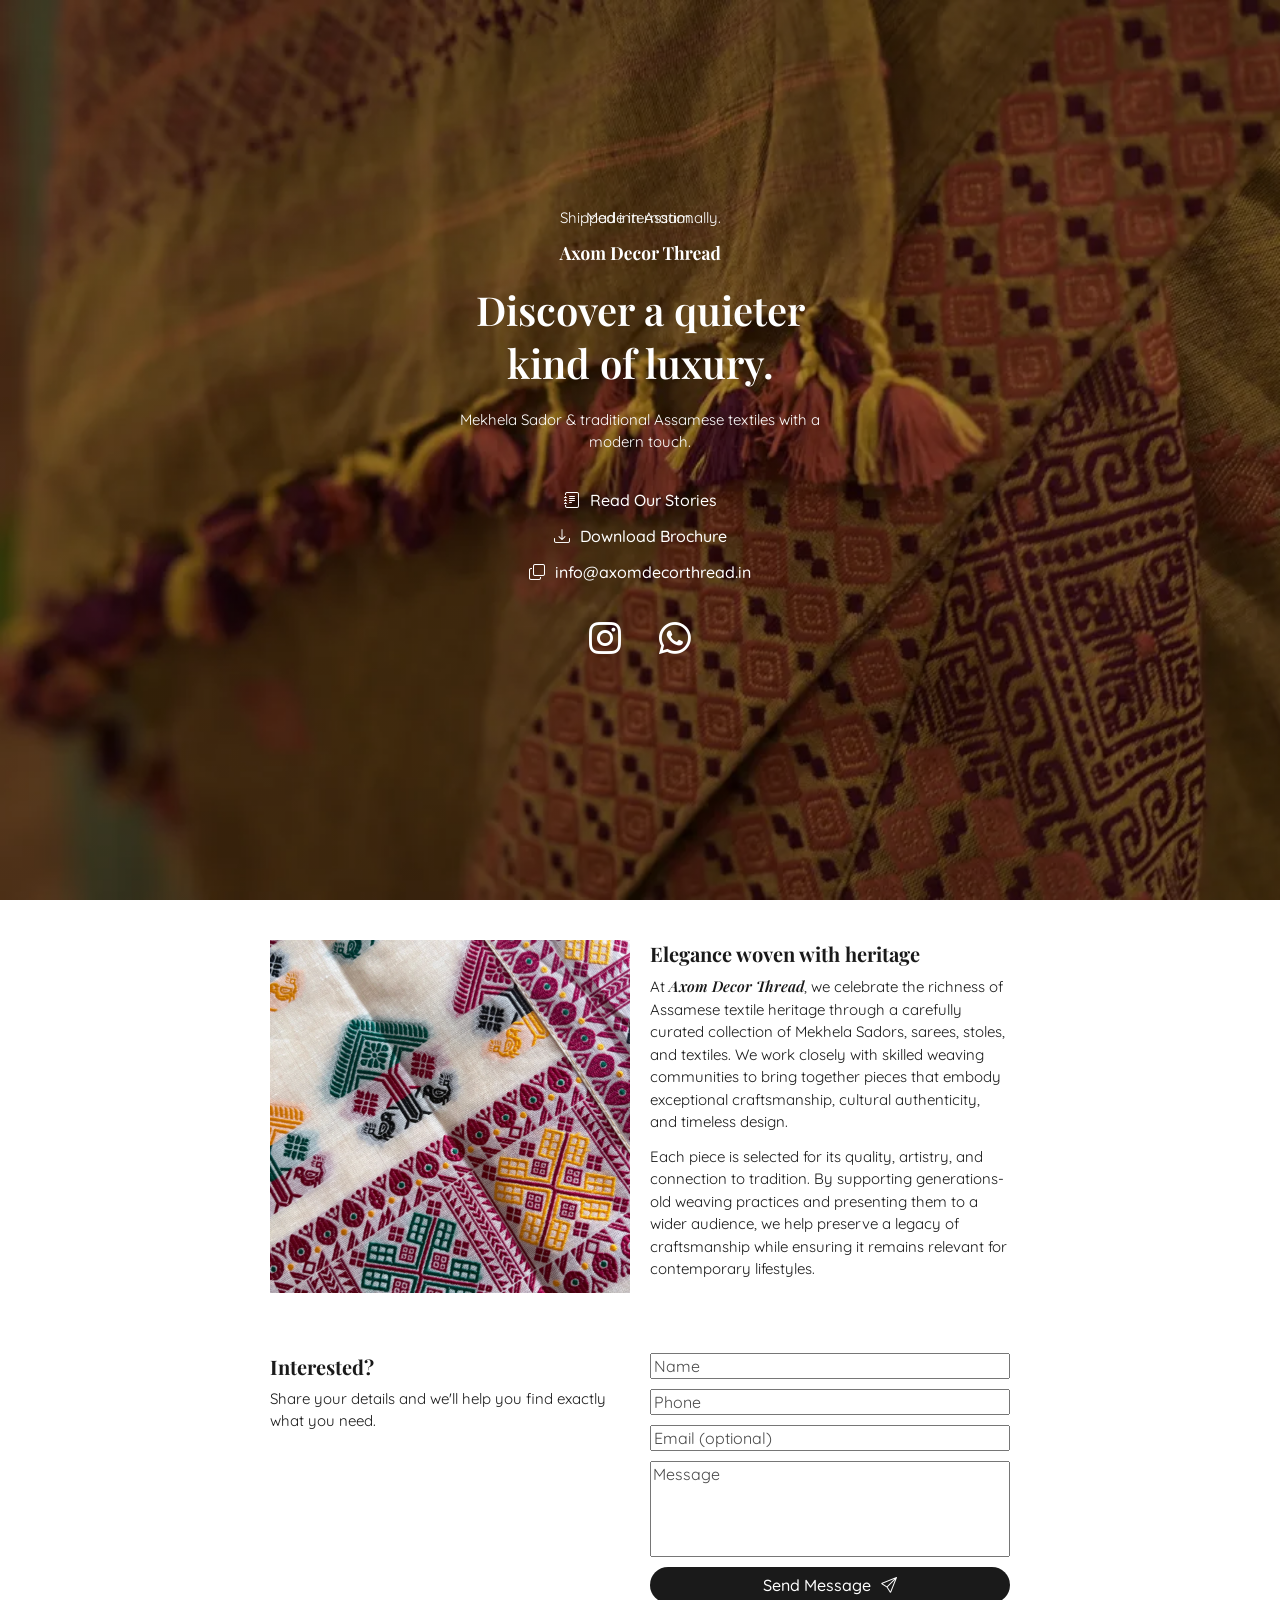
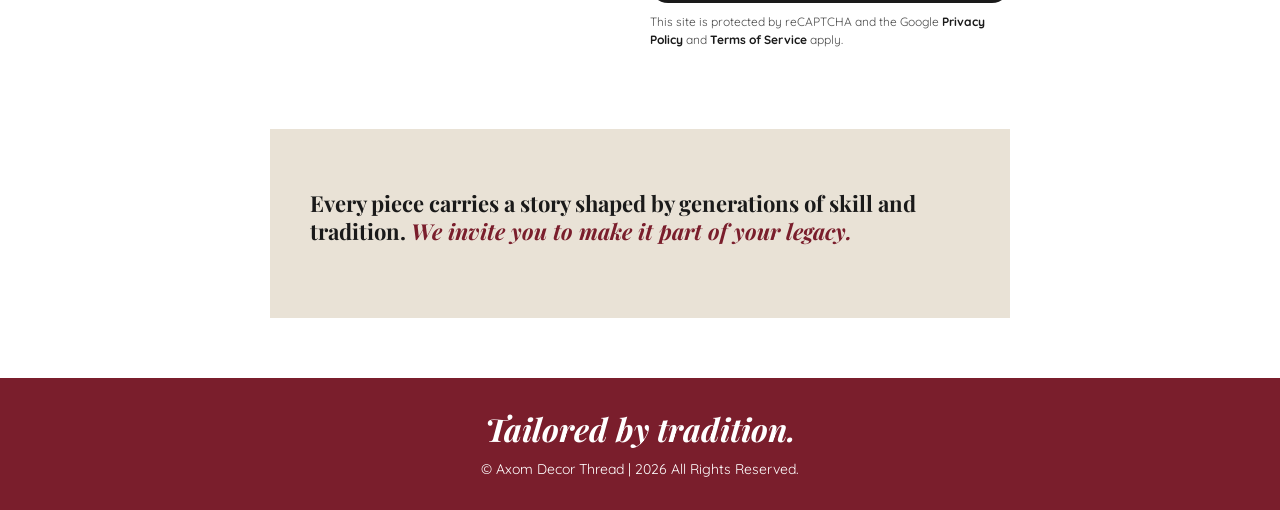
<file: index.html>
<!DOCTYPE html>

<html class="scroll-smooth" lang="en">
	<head>
		<meta charset="utf-8"/>
		<meta content="width=device-width, initial-scale=1.0" name="viewport"/>

		<script>
			const RECAPTCHA_SITE_KEY = "6LcN6w4tAAAAALLkk3yccpY9EYoZFaCVddjBYTQR";
			const script = document.createElement("script");
			script.src = `https://www.google.com/recaptcha/api.js?render=${RECAPTCHA_SITE_KEY}`;
			document.head.appendChild(script);
		</script>
		
		<link rel="icon" href="./res/img/axomdecorthread-favicon.svg" type="image/svg+xml">
		
		<title>Axom Decor Thread — Mekhela Sadors & Assamese Textiles</title>
		
		<meta name="description" content="Axom Decor Thread — Mekhela Sadors & Assamese textiles with a modern touch. Shipped internationally." />
		
		<meta name="google-site-verification" content="c9QipyT2snQQmOyDMDHAlKE2pr1RWguD09pYlTJsoWY" />
		
		<meta name="geo.region" content="IN-AS" />
		<meta name="geo.placename" content="Assam, India" />
		
		<meta property="og:image" content="https://www.axomdecorthread.in/res/img/hero-01.webp" />
		<meta property="og:image:width" content="1200">
		<meta property="og:image:height" content="798">
		<meta property="og:image:type" content="image/webp">
		<meta property="og:image:alt" content="Axom Decor Thread">

		<meta property="og:title" content="Axom Decor Thread — Mekhela Sadors & Assamese Textiles" />
		<meta property="og:description" content="Mekhela Sadors & Assamese textiles with a modern touch. Shipped internationally." />
		<meta property="og:url" content="https://www.axomdecorthread.in/" />
		<meta property="og:type" content="website" />

		<link rel="canonical" href="https://www.axomdecorthread.in/" />
		
		<link rel="stylesheet" href="styles.css">
		<link rel="stylesheet" href="https://cdn.jsdelivr.net/npm/bootstrap-icons@1.11.3/font/bootstrap-icons.min.css">
	</head>

	<body>
		<div id="view">
			<div id="banner">
				<div id="header">
					<div class="ticker">
						<div class="ticker-inner">
							<div class="ticker-item"><p>Made in Assam.</p></div>
							<div class="ticker-item"><p>Shipped internationally.</p></div>
						</div>
					</div>
					
					<img src="./res/img/logo.svg" alt="Axom Decor Thread" class="logo">

					<h1>Discover a quieter kind of luxury.</h1>
					
					<p>
						Mekhela Sador & traditional Assamese textiles with a modern touch.
					</p>
				</div>

				<div id="wide-buttons">
					<a href="./blog.html" class="wide-button">
						<i class="bi bi-journal-text"></i>
						Read Our Stories
					</a>

					<a href="./res/docs/brochure-2026-06-06.pdf" target="_blank" class="wide-button">
						<i class="bi bi-download"></i>
						Download Brochure
					</a>
					
					<button id="copyEmail" class="wide-button">
						<i class="bi bi-copy"></i>
						info@axomdecorthread.in
					</button>
				</div>

				<div id="socials">
					<div class="icons">
						<a href="https://www.instagram.com/axomdecorthread/" target="_blank" rel="noopener noreferrer" class="icon">
							<i class="bi bi-instagram"></i>
						</a>
						
						<a href="https://wa.me/919825098562" target="_blank" rel="noopener noreferrer" class="icon">
							<i class="bi bi-whatsapp"></i>
						</a>
					</div>
				</div>
			</div>

			<section id="intro" class="w2 m1-parent">
				<div id="productsSnapshot" class="m1">
				</div>

				<div class="m1">
					<h2>
						Elegance woven with heritage
					</h2>
	
					<p>
						At <span class="brand-name">Axom Decor Thread</span>, we celebrate the richness of Assamese textile heritage through a carefully curated collection of Mekhela Sadors, sarees, stoles, and textiles. We work closely with skilled weaving communities to bring together pieces that embody exceptional craftsmanship, cultural authenticity, and timeless design.
					</p>
	
					<p>
						Each piece is selected for its quality, artistry, and connection to tradition. By supporting generations-old weaving practices and presenting them to a wider audience, we help preserve a legacy of craftsmanship while ensuring it remains relevant for contemporary lifestyles.
					</p>
				</div>
			</section>

			<section id="contact" class="w2">
				<div id="contactUs" class="m1-parent">
					<div class="m1">
						<h2>
							Interested?
						</h2>
						<p>
							Share your details and we'll help you find exactly what you need.
						</p>
					</div>

					<div>
						<form id="contactForm" class="m1">
							<input type="text" name="name" placeholder="Name" required />
							<input type="tel"  name="phone" placeholder="Phone"  pattern="[0-9+\-\s]{7,15}" required />
							<input type="email" name="email" placeholder="Email (optional)" />
							<textarea name="message" placeholder="Message" required></textarea>
							<button type="submit">
								Send Message
								<i class="bi bi-send"></i>
							</button>
							<p class="tos">
								This site is protected by reCAPTCHA and the Google
								<a href="https://policies.google.com/privacy">Privacy Policy</a> and
								<a href="https://policies.google.com/terms">Terms of Service</a> apply.
							</p>
						</form>
	
						<div id="contactFormSubmitted" class="m1">
							<p>
								<i class="bi bi-check-circle-fill"></i>
								Thank you for reaching out. We will get back to you soon!
							</p>
						</div>
					</div>
				</div>
			</section>

			<section id="philosophy" class="w2">
				<p>
					Every piece carries a story shaped by generations of skill and tradition. <span class="special">We invite you to make it part of your legacy.</span>
				</p>
			</section>
			

			<div id="footer">
				<p class="special">
					Tailored by tradition.
				</p>

				<p>
					© Axom Decor Thread | 2026 All Rights Reserved.
				</p>
			</div>
		</div>

		

		<script>
			document.getElementById("contactForm").addEventListener("submit", async function (e) {
				e.preventDefault();

				const formBtn = this.querySelector("button");
				const originalHTML = formBtn.innerHTML;
				formBtn.disabled = true;
				formBtn.innerText = "Submitting...";

				try {
					const token = await grecaptcha.execute(RECAPTCHA_SITE_KEY, { action: "contact_form" });
					
					const formData = {
						name:    this.name.value,
						phone:   this.phone.value,
						email:   this.email.value,
						message: this.message.value,
						recaptchaToken: token
					};
					
					const response = await fetch("https://script.google.com/macros/s/AKfycbz1hxCmYohEThVPPsAcWCQeM3pKsMKuhdQVNbCmNbw3QtSwLmBcmrdDwe7w6xgu8p1N/exec", {
						method: "POST",
						body: JSON.stringify(formData)
					});
					
					const result = await response.json();
					
					if (result.result === "success") {
						document.getElementById("contactForm").style.display = "none";
						document.getElementById("contactFormSubmitted").style.display = "block";
					} else {
						alert(result.message || "Submission failed. Please try again.");
					}
				} catch (err) {
					alert("Something went wrong. Please try again.");
				} finally {
					formBtn.disabled = false;
					formBtn.innerHTML = originalHTML;
				}
			});
		</script>

		<script>
			document.getElementById("copyEmail").addEventListener("click", async function () {
				try {
					await navigator.clipboard.writeText(this.textContent.trim());
					alert("Email copied!");
				} catch(err) {
					console.error("Failed to copy:", err);
					alert("Copy failed");
				}
			});
		</script>

		<script>
			const slideData = [
				"./res/img/carousel/AA01.webp",
				"./res/img/carousel/AA02.webp",
				"./res/img/carousel/AB01.webp",
				"./res/img/carousel/AB02.webp",
				"./res/img/carousel/AC01.webp",
				"./res/img/carousel/AC02.webp"
			];

			const carousel = document.getElementById("productsSnapshot");
			const frag = document.createDocumentFragment();

			slideData.forEach(bg => {
				const div = document.createElement("div");
				div.className = "slide";
				div.style.backgroundImage = `url('${bg}')`;
				frag.appendChild(div);
			});

			carousel.appendChild(frag);

			const slides = carousel.querySelectorAll(".slide");
			slides[0].classList.add("active");

			let current = 0;
			setInterval(() => {
				slides[current].classList.remove("active");
				current = (current + 1) % slides.length;
				slides[current].classList.add("active");
			}, 2500);
		</script>

		<script type="application/ld+json">
			{
				"@context": "https://schema.org",
				"@type": "LocalBusiness",
				"name": "Axom Decor Thread",
				"description": "Handwoven Mekhela Sadors and traditional Assamese textiles.",
				"url": "https://www.axomdecorthread.in/",
				"email": "info@axomdecorthread.in",
				"telephone": "+91-98250-98562",
				"address": {
					"@type": "PostalAddress",
					"addressRegion": "Gujarat",
					"addressCountry": "IN"
				},
				"areaServed": ["Assam", "India", "Worldwide"],
				"sameAs": [
					"https://www.instagram.com/axomdecorthread/"
				]
			}
		</script>
	</body>
</html>
</file>
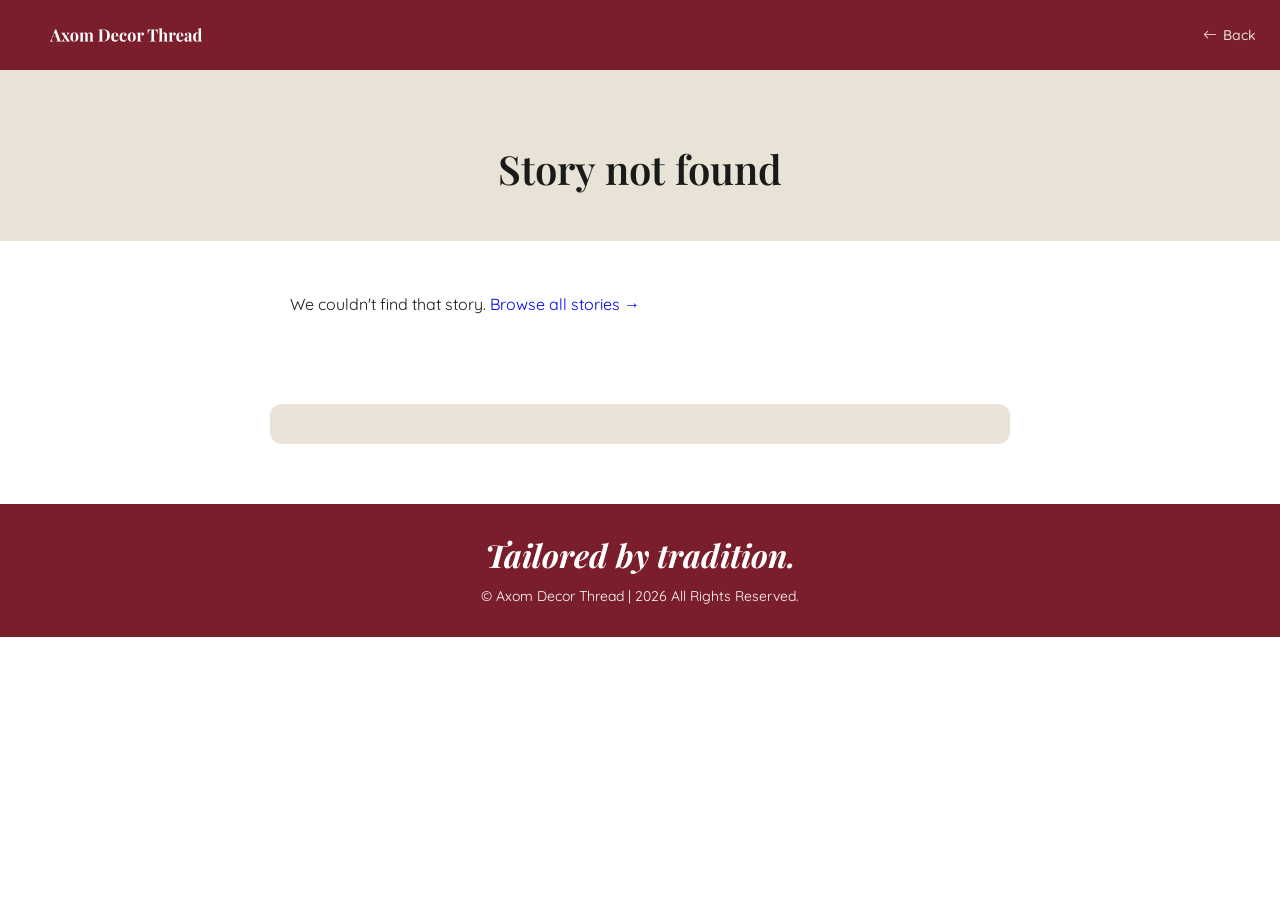
<file: blog-post.html>
<!DOCTYPE html>

<html class="scroll-smooth" lang="en">
	<head>
		<meta charset="utf-8"/>
		<meta content="width=device-width, initial-scale=1.0" name="viewport"/>

		<link rel="icon" href="./res/img/axomdecorthread-favicon.svg" type="image/svg+xml">

		<title id="pageTitle">Blog — Axom Decor Thread</title>

		<meta id="metaDesc" name="description" content="Stories about Assamese textiles from Axom Decor Thread." />

		<meta id="ogImage" property="og:image" content="https://www.axomdecorthread.in/res/img/hero-01.webp" />
		<meta property="og:image:width" content="1200">
		<meta property="og:image:height" content="798">
		<meta property="og:image:type" content="image/webp">
		<meta property="og:image:alt" content="Axom Decor Thread">

		<meta id="ogTitle" property="og:title" content="Blog — Axom Decor Thread" />
		<meta id="ogDesc" property="og:description" content="Stories about Assamese textiles from Axom Decor Thread." />
		<meta id="ogUrl" property="og:url" content="https://www.axomdecorthread.in/blog-post.html" />
		<meta property="og:type" content="article">

		<link rel="canonical" href="https://www.axomdecorthread.in/blog-post.html" id="canonicalLink">

		<link rel="stylesheet" href="styles.css">
		<link rel="stylesheet" href="https://cdn.jsdelivr.net/npm/bootstrap-icons@1.11.3/font/bootstrap-icons.min.css">
	</head>

	<body>
		<div id="view">
			<div id="siteNav">
				<a href="./index.html" class="brand"><img src="./res/img/logo.svg" alt="Axom Decor Thread" class="nav-logo"></a>
				<a href="./blog.html" class="back"><i class="bi bi-arrow-left"></i> Back</a>
			</div>

			<div id="postHero">
				<div class="post-meta" id="postMeta">Heritage &middot; Textiles</div>
				<h1 id="postTitle">Loading…</h1>
				<p class="subtitle" id="postSubtitle"></p>
				<p class="byline" id="postByline"></p>
			</div>

			<article id="postBody"></article>

			<div id="postFootnote">
				<p id="postFootnoteText"></p>
			</div>

			<div id="footer">
				<p class="special">
					Tailored by tradition.
				</p>

				<p>
					© Axom Decor Thread | 2026 All Rights Reserved.
				</p>
			</div>
		</div>

		<script>
			// ---------------------------------------------------------------
			// Blog post data. Add new posts here — each key is the "post"
			// query-string slug used in the URL, e.g. ?post=my-new-post
			// ---------------------------------------------------------------
			const posts = {
				"stories-hidden-in-assamese-clothes": {
					meta: "Heritage · Textiles",
					title: "The Stories Hidden in Assamese Clothes",
					subtitle: "A Mekhela Sador. A Gamosa. The unmistakable sheen of Muga silk. Behind these familiar forms is a much bigger story.",
					author: "Himadri Barua Choudhury",
					date: "28 Sep, 2026",
					description: "Assamese clothes are easy to recognise — a Mekhela Sador, a Gamosa, the sheen of Muga silk. Behind these familiar forms is a story of trade routes, royal courts, village looms and generations of women who turned thread into identity.",
					image: "./res/img/hero-01.webp",
					footnote: "The history of Assamese textiles is documented across textile studies, cultural research and heritage collections, including work on Muga and Eri practices, Assam's silk handloom industry, Assamese women's dress, Tai-Ahom clothing traditions and the wider textile traditions of Assam.",
					html: `
						<p class="lede">Assamese clothes are easy to recognise. A Mekhela Sador. A Gamosa. The unmistakable sheen of Muga silk.</p>
						<p>But behind these familiar forms is a much bigger story — one of trade routes, royal courts, village looms, changing kingdoms, community traditions and generations of women who turned thread into identity.</p>
						<p>And some of the most interesting parts of that story are hiding in plain sight.</p>

						<h2>The silk that grows golden</h2>
						<p>Muga silk is perhaps Assam's most famous textile.</p>
						<p>What makes it unusual is not simply its strength or texture. It has a naturally warm, golden sheen that becomes richer with age and use. Unlike many textiles that fade or wear out, Muga can develop an even deeper character over time.</p>
						<p>For centuries, it has been associated with Assam's cultural and social life — particularly ceremonial clothing.</p>
						<p>But Muga is only one part of Assam's silk tradition.</p>
						<p>There is also <strong>Eri</strong>, known for its soft, warm texture, and <strong>Pat</strong>, the smooth white silk traditionally valued for its fine appearance.</p>
						<p>Together, Muga, Eri and Pat form one of the defining foundations of Assamese weaving.</p>
						<hr>

						<h2>Before the boutique, there was the household loom</h2>
						<p>Assam's weaving tradition did not begin in fashion studios.</p>
						<p>It lived inside homes.</p>
						<p>For generations, weaving was part of everyday household life. A loom could be found in villages across Assam, and women played a central role in producing clothing for the family.</p>
						<p>This made clothing more than something bought and worn.</p>
						<p>It could be grown, spun, dyed, woven and finished within the community.</p>
						<p>A garment could therefore carry something surprisingly personal: the skill of the person who made it.</p>
						<hr>

						<h2>The Mekhela Sador wasn't just clothing</h2>
						<p>Today, the <strong>Mekhela Sador</strong> is one of the most recognisable forms of Assamese dress.</p>
						<p>But it is more than a standardised costume.</p>
						<p>Its forms, fabrics, colours and motifs have evolved through time and across communities.</p>
						<p>The Mekhela forms the lower portion of the ensemble, while the Sador is draped over the upper body. Different weaving traditions give the garments very different personalities — from understated everyday cottons to elaborate silk pieces with intricate borders.</p>
						<p>What looks like a simple silhouette can therefore tell you a lot about where a textile came from, who made it and when it might have been worn.</p>
						<hr>

						<h2>Silk, status and the royal court</h2>
						<p>Assam's silk traditions also have a connection with the Ahom period.</p>
						<p>The Ahoms ruled Assam for nearly six centuries, from the 13th century until the early 19th century. During this long period, weaving and textiles became closely connected with courtly life, ceremonial occasions and systems of patronage.</p>
						<p>Textiles were not simply commodities.</p>
						<p>They could signify status.</p>
						<p>Fine fabrics could be presented as gifts, used in ceremonies and associated with important occasions.</p>
						<p>The court therefore helped reinforce the importance of weaving — but the craft itself remained deeply rooted in village households.</p>
						<p>That combination is important.</p>
						<p>Assamese textile culture grew simultaneously from <strong>royal patronage and ordinary domestic weaving</strong>.</p>
						<hr>

						<h2>The Gamosa has a story of its own</h2>
						<p>The Gamosa may look deceptively simple: usually a rectangular piece of woven cloth, often white with a distinctive red border and motifs.</p>
						<p>But its cultural role is anything but simple.</p>
						<p>It appears in religious ceremonies, festivals, social occasions and everyday life. It can be offered as a gesture of respect, used in worship, worn or presented to someone as a mark of honour.</p>
						<p>Its power lies partly in that versatility.</p>
						<p>It isn't merely a decorative textile.</p>
						<p>It is something that can move between the personal, social and ceremonial worlds.</p>
						<hr>

						<h2>Look closely at the motifs</h2>
						<p>Assamese textiles often speak through their patterns.</p>
						<p>Floral forms, geometric designs, animals, birds and other motifs appear across different weaving traditions.</p>
						<p>These aren't always just decoration.</p>
						<p>Patterns can reflect the natural environment around the weaver, local aesthetic traditions and inherited visual vocabulary.</p>
						<p>And because weaving skills are passed between generations, motifs themselves can become a kind of visual inheritance.</p>
						<p>A pattern seen on a contemporary Mekhela Sador may therefore have a much older story behind it.</p>
						<hr>

						<h2>Assam doesn't have just one weaving tradition</h2>
						<p>One of the easiest mistakes is to think of Assamese textiles as a single uniform tradition.</p>
						<p>Assam is home to many communities, each with its own clothing traditions, weaving techniques, motifs and ways of using textiles.</p>
						<p>Bodo, Dimasa, Tai-Ahom and other communities have distinctive textile cultures of their own.</p>
						<p>Even within the broader Assamese tradition, clothing can vary considerably between regions and occasions.</p>
						<p>So when we talk about &ldquo;Assamese clothes&rdquo;, we're really talking about a collection of traditions that have lived alongside one another for centuries.</p>
						<hr>

						<h2>Festivals put everything on display</h2>
						<p>If you want to see how deeply textiles are embedded in Assamese life, look at the festivals.</p>
						<p>Bihu is perhaps the most visible example.</p>
						<p>Traditional clothing becomes part of celebration, performance, gifting and social interaction. Bright borders, woven motifs and silk garments appear alongside music and dance.</p>
						<p>Here, clothing isn't a costume added to the celebration.</p>
						<p>It is part of the celebration itself.</p>
						<hr>

						<h2>The loom as a record of place</h2>
						<p>There is another reason Assamese textiles are fascinating.</p>
						<p>They preserve geography.</p>
						<p>Different communities developed different preferences for fibres, colours, motifs and techniques. The availability of particular plants, silkworms and natural resources influenced what could be woven.</p>
						<p>The result is a textile landscape that reflects Assam's extraordinary ecological and cultural diversity.</p>
						<p>In that sense, a piece of cloth can be a small map.</p>
						<p>It can tell you something about the landscape where its raw materials came from, the community that wove it and the occasions for which it was intended.</p>
						<hr>

						<h2>From village loom to modern fashion</h2>
						<p>The story doesn't end with tradition.</p>
						<p>Assamese textiles have increasingly moved into contemporary fashion — appearing in modern silhouettes, jackets, dresses, sarees, accessories and interior products.</p>
						<p>Designers have experimented with traditional motifs and fabrics while adapting them to changing tastes.</p>
						<p>But the most interesting evolution isn't necessarily about making Assamese textiles look &ldquo;modern&rdquo;.</p>
						<p>It is about allowing an old textile tradition to remain recognisably itself while finding new places in contemporary life.</p>
						<p>That is a very different kind of modernisation.</p>
						<hr>

						<h2>Cloth that remembers</h2>
						<p>There is something remarkable about Assamese textiles.</p>
						<p>A piece of silk can carry the memory of a landscape.</p>
						<p>A motif can carry the memory of a community.</p>
						<p>A weaving technique can carry the memory of a household.</p>
						<p>And a garment can carry all three.</p>
						<p>That is why the Mekhela Sador, the Gamosa and Assam's many silk traditions are more than beautiful objects.</p>
						<p>They are records.</p>
						<p>Records of people, places, celebrations, craftsmanship and centuries of cultural exchange.</p>
						<p class="closing">The next time you see a piece of Assamese textile, look beyond the colour and the pattern. There may be a much older story woven into it.</p>
					`
				}
			};

			const params = new URLSearchParams(window.location.search);
			const slug = params.get("post");
			const post = posts[slug];

			const bodyEl = document.getElementById("postBody");

			if (post) {
				document.getElementById("pageTitle").textContent = post.title + " — Axom Decor Thread";
				document.getElementById("metaDesc").setAttribute("content", post.description);
				document.getElementById("ogTitle").setAttribute("content", post.title + " — Axom Decor Thread");
				document.getElementById("ogDesc").setAttribute("content", post.description);
				document.getElementById("ogUrl").setAttribute("content", "https://www.axomdecorthread.in/blog-post.html?post=" + slug);
				document.getElementById("canonicalLink").setAttribute("href", "https://www.axomdecorthread.in/blog-post.html?post=" + slug);
				if (post.image) {
					document.getElementById("ogImage").setAttribute("content", "https://www.axomdecorthread.in" + post.image.replace("./", "/"));
				}

				document.getElementById("postMeta").textContent = post.meta || "";
				document.getElementById("postTitle").textContent = post.title;
				document.getElementById("postSubtitle").textContent = post.subtitle || "";
				document.getElementById("postByline").innerHTML = post.author
					? `By <span class="author">${post.author}</span>` + (post.date ? ` &middot; ${post.date}` : "")
					: "";
				document.getElementById("postFootnoteText").textContent = post.footnote || "";
				bodyEl.innerHTML = post.html;
			} else {
				document.getElementById("postMeta").textContent = "";
				document.getElementById("postTitle").textContent = "Story not found";
				document.getElementById("postSubtitle").textContent = "";
				document.getElementById("postFootnoteText").textContent = "";
				bodyEl.innerHTML = `<p>We couldn't find that story. <a href="./blog.html">Browse all stories &rarr;</a></p>`;
			}
		</script>

		<script type="application/ld+json" id="postSchema"></script>
		<script>
			if (post) {
				document.getElementById("postSchema").textContent = JSON.stringify({
					"@context": "https://schema.org",
					"@type": "Article",
					"headline": post.title,
					"description": post.description,
					"image": "https://www.axomdecorthread.in" + (post.image ? post.image.replace("./", "/") : "/res/img/hero-01.webp"),
					"author": { "@type": "Person", "name": post.author || "Axom Decor Thread" },
					"datePublished": "2026-09-28",
					"publisher": { "@type": "Organization", "name": "Axom Decor Thread" }
				});
			}
		</script>
	</body>
</html>
</file>
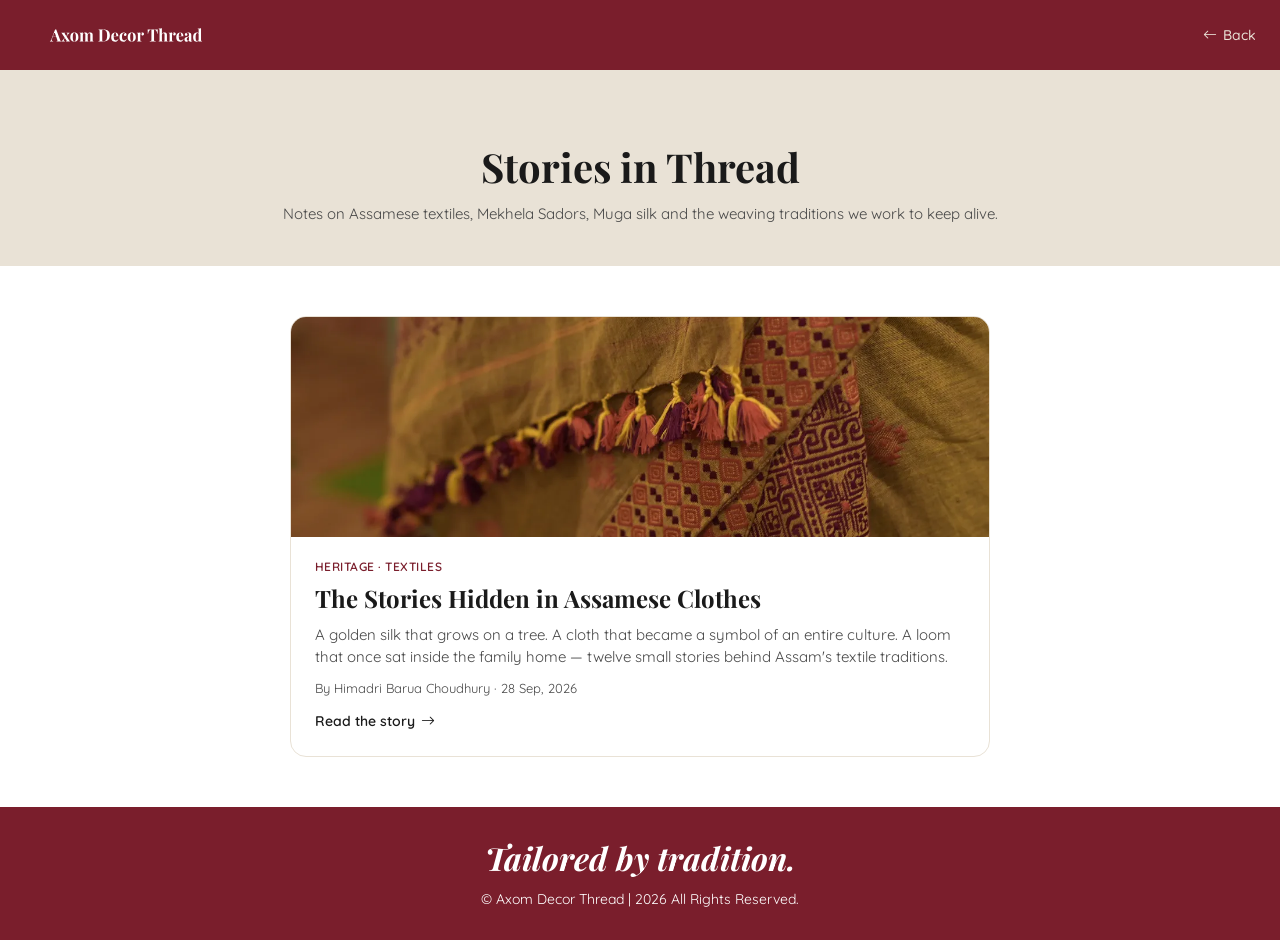
<file: blog.html>
<!DOCTYPE html>

<html class="scroll-smooth" lang="en">
	<head>
		<meta charset="utf-8"/>
		<meta content="width=device-width, initial-scale=1.0" name="viewport"/>

		<link rel="icon" href="./res/img/axomdecorthread-favicon.svg" type="image/svg+xml">

		<title>Blog — Axom Decor Thread</title>

		<meta name="description" content="Stories about Assamese textiles, Mekhela Sadors, Muga silk and the weaving traditions of Assam — from Axom Decor Thread." />

		<meta property="og:image" content="https://www.axomdecorthread.in/res/img/hero-01.webp" />
		<meta property="og:image:width" content="1200">
		<meta property="og:image:height" content="798">
		<meta property="og:image:type" content="image/webp">
		<meta property="og:image:alt" content="Axom Decor Thread">

		<meta property="og:title" content="Blog — Axom Decor Thread" />
		<meta property="og:description" content="Stories about Assamese textiles, Mekhela Sadors, Muga silk and the weaving traditions of Assam." />
		<meta property="og:url" content="https://www.axomdecorthread.in/blog.html" />
		<meta property="og:type" content="website" />

		<link rel="canonical" href="https://www.axomdecorthread.in/blog.html" />

		<link rel="stylesheet" href="styles.css">
		<link rel="stylesheet" href="https://cdn.jsdelivr.net/npm/bootstrap-icons@1.11.3/font/bootstrap-icons.min.css">
	</head>

	<body>
		<div id="view">
			<div id="siteNav">
				<a href="./index.html" class="brand"><img src="./res/img/logo.svg" alt="Axom Decor Thread" class="nav-logo"></a>
				<a href="./index.html" class="back"><i class="bi bi-arrow-left"></i> Back</a>
			</div>

			<div id="blogHero">
				<h1>Stories in Thread</h1>
				<p>
					Notes on Assamese textiles, Mekhela Sadors, Muga silk and the weaving traditions we work to keep alive.
				</p>
			</div>

			<div id="blogList">
				<a href="./blog-post.html?post=stories-hidden-in-assamese-clothes" class="post-card">
					<div class="post-card-img" style="background-image: url('./res/img/hero-01.webp');"></div>
					<div class="post-card-body">
						<div class="post-meta">Heritage &middot; Textiles</div>
						<h2>The Stories Hidden in Assamese Clothes</h2>
						<p class="excerpt">
							A golden silk that grows on a tree. A cloth that became a symbol of an entire culture. A loom that once sat inside the family home — twelve small stories behind Assam's textile traditions.
						</p>
						<p class="excerpt" style="font-size: 13px; margin-top: 10px;">By Himadri Barua Choudhury &middot; 28 Sep, 2026</p>
						<div class="read-more">Read the story <i class="bi bi-arrow-right"></i></div>
					</div>
				</a>
			</div>

			<div id="footer">
				<p class="special">
					Tailored by tradition.
				</p>

				<p>
					© Axom Decor Thread | 2026 All Rights Reserved.
				</p>
			</div>
		</div>
	</body>
</html>
</file>
<file: styles.css>
@import url('https://fonts.googleapis.com/css2?family=Quicksand:wght@300..700&display=swap');
@import url('https://fonts.googleapis.com/css2?family=Playfair+Display:ital,wght@0,400..900;1,400..900&display=swap');

:root {
	--font-sans: "Quicksand", sans-serif;
	--font-serif: "Playfair Display", serif;
	--img-01: url("res/img/hero-01.webp");

	--pure-white: #ffffff;
	--dark: #1a1a1a;
	--gray-dark: #494949;
	--heritage-maroon: #7A1E2C;
	--artisan-gold: #C9A25D;
	--soft-sand: #E9E2D6;
	--green-100: #ccf0de;
	--green-400: #166b3b;

	--wid1: 360px;
	--wid2: 740px;
}

* {
	box-sizing: border-box;
	margin: 0;
}

body {
	overscroll-behavior-y: none
}

input {
	width: 100%;
	font-family: var(--font-sans);
	font-weight: 400;
	font-size: 16px;
	color: var(--dark);
}

input::placeholder {
	color:var(--gray-dark);
}

textarea {
	width: 100%;
	height: 96px;
	resize: none;
	font-family: var(--font-sans);
	font-weight: 400;
	font-size: 16px;
	color: var(--dark);
}

textarea::placeholder {
	color:var(--gray-dark);
}

button {
	width: 100%;
	max-width: var(--wid1);
	height: 36px;
	margin: 0 auto;

	display: flex;
	justify-content: center;
	align-items: center;
	column-gap: 10px;

	font-family: var(--font-sans);
	font-weight: 500;
	font-size: 16px;

	border: none;
	border-radius: 999px;

	cursor: pointer;
}

button:disabled {
	cursor: not-allowed;
}

section {
	margin-top: 40px;
	margin-bottom: 60px;
}

a {
	text-decoration: none;
}

h1 {
	margin: 0 0 20px 0;
	font-family: var(--font-serif);
	font-size: 40px;
	font-weight: 600;
	color: var(--pure-white);
	text-align: center;
}

h2 {
	margin: 0 0 8px 0;
	font-family: var(--font-serif);
	font-size: 20px;
	font-weight: 700;
	color: var(--dark);
}

p {
	font-family: var(--font-sans);
	font-size: 15px;
	font-weight: 400;
	color: var(--dark);
	margin-bottom: 12px;
	line-height: 150%;
}


#view {
	margin: 0 auto;
}


#banner {
	width: 100vw;
	height: 100vh;
	display: flex;
	flex-direction: column;
	justify-content: center;
	align-items: center;

	background:
		linear-gradient(
			0deg,
			rgba(0, 0, 0, 0.4) 0%,
			rgba(0, 0, 0, 0.3) 70%,
			rgba(0, 0, 0, 0.4) 100%
		),
		var(--img-01);

	background-size: cover;
	background-repeat: no-repeat;
	background-position: center;
}

/* Shared styles for banner CTAs (button and a.cta) */
#banner button,
#banner a.wide-button {
	background: transparent;
	color: var(--pure-white);
	transition: color 0.2s ease, background-color 0.2s ease;
}

#banner button:hover,
#banner a.wide-button:hover {
	color: var(--dark);
	background-color: var(--pure-white);
}

#header {
	display: flex;
	flex-direction: column;
	justify-content: center;
	align-items: center;
	max-width: var(--wid1);
}

#header .logo {
	height: 36px;
	width: auto;
	margin: 0 0 12px 0;
}

#header p {
	text-align: center;
	margin: 0 0 8px 0;
	color: var(--pure-white);
}

#socials {
	display: flex;
	flex-direction: column;
	row-gap: 8px;
	margin: 0 0 20px 0;
}

#socials .icons {
	margin: auto;
	display: flex;
	column-gap: 10px;
}

#socials .icons .icon {
	width: 60px;
	height: 60px;
	display: flex;
	justify-content: center;
	align-items: center;
	color: var(--pure-white);
	transition: color 0.2s ease, background-color 0.2s ease;
	border-radius: 999px;
}

#socials .icons .icon:hover {
	color: var(--dark);
	background-color: var(--pure-white);
}

#socials .icons .icon i {
	font-size: 32px;
}

#banner #wide-buttons {
	width: 100%;
	margin: 20px 0;
}

/* a.cta mirrors the button sizing/shape */
a.wide-button {
	width: 100%;
	max-width: var(--wid1);
	height: 36px;
	margin: 0 auto;

	display: flex;
	justify-content: center;
	align-items: center;
	column-gap: 10px;

	font-family: var(--font-sans);
	font-weight: 500;
	font-size: 16px;
	border-radius: 999px;
}

#productsSnapshot {
	min-height: 320px;
	position: relative;
}

#productsSnapshot .slide {
	width: 100%;
	height: 100%;
	position: absolute;
	inset: 0;
	
	background-size: cover;
	background-position: center;
	background-repeat: no-repeat;

	opacity: 0;
	transition: opacity 1.5s ease;
}

#productsSnapshot .slide.active {
	opacity: 1;
}

#contactUs {
	margin-bottom: 30px;
}

#contactUs p {
	margin-bottom: 20px;
}

#contactForm {
	display: flex;
	flex-direction: column;
	row-gap: 10px;
	min-width: var(--wid1);
}

#contactForm button {
	background-color: var(--dark);
	color: var(--pure-white);
	transition: background-color 0.2s ease;
}

#contactForm button:hover {
	background-color: var(--artisan-gold);
}

#contactFormSubmitted {
	display: none;
}

#contactFormSubmitted p {
	color: var(--green-400);
	font-weight: 400;
}

#philosophy {
	background-color: var(--soft-sand);
	padding: 60px 40px;
}

#philosophy p {
	font-family: var(--font-serif);
	font-size: 22px;
	font-weight: 700;
	color: var(--dark);
	line-height: 130%;
}

#philosophy .special {
	font-style: italic;
	color: var(--heritage-maroon);
}

#footer {
	display: flex;
	flex-direction: column;
	row-gap: 10px;
	background-color: var(--heritage-maroon);
	padding: 30px 0;
}

#footer p {
	color: var(--pure-white);
	font-size: 14px;
	font-weight: 400;
	text-align: center;
	margin: 0 auto;
}

#footer .special {
	font-family: var(--font-serif);
	font-style: italic;
	font-size: 32px;
	font-weight: 700;
	line-height: 130%;
}

.grecaptcha-badge {
	visibility: hidden;
}

.ticker {
	position: relative;
	width: 100%;
	height: 24px;
	overflow: hidden;
}

.ticker-item {
	position: absolute;
	height: 100%;
	width: 100%;
	display: flex;
	align-items: center;
	justify-content: center;
	will-change: opacity;
}

.ticker-item p {
	margin-bottom: 0;
}

.ticker-item:nth-child(1) { animation: first-text  6s ease-out infinite; }
.ticker-item:nth-child(2) { animation: second-text 6s ease-out infinite; }

@keyframes first-text {
	0%, 50%, 100% { opacity: 0; }
	10%, 40%      { opacity: 1; }
}

@keyframes second-text {
	0%, 50%, 100% { opacity: 0; }
	60%, 90%      { opacity: 1; }
}

.tos {
	font-size: 12px;
	font-weight: 400;
	color: var(--gray-dark);
}

.tos a {
	font-weight: 700;
	color: var(--dark);
}

.tos a:hover {
	color: var(--artisan-gold);
}

.brand-name {
	font-family: var(--font-serif);
	font-style: italic;
	font-weight: 600;
}

.w1 {
	max-width: var(--wid1);
	margin-left: auto;
	margin-right: auto;
}

.w2 {
	max-width: var(--wid2);
	margin-left: auto;
	margin-right: auto;
}

.m1 {
	width: var(--wid1);
}

.m1-parent {
	display: flex;
	justify-content: center;
	column-gap: 20px;
	row-gap: 8px;
	align-items: stretch;
	flex-wrap: wrap;
}



#siteNav {
	width: 100%;
	padding: 18px 24px;
	display: flex;
	justify-content: space-between;
	align-items: center;
	background-color: var(--heritage-maroon);
	position: sticky;
	top: 0;
	z-index: 100;
}

#siteNav a.brand {
	display: flex;
	align-items: center;
}

#siteNav .nav-logo {
	height: 34px;
	width: auto;
}

#siteNav a.back {
	font-family: var(--font-sans);
	font-weight: 500;
	font-size: 14px;
	color: var(--soft-sand);
	display: flex;
	align-items: center;
	column-gap: 6px;
	transition: color 0.2s ease;
}

#siteNav a.back:hover {
	color: var(--artisan-gold);
}



#blogHero {
	padding: 70px 20px 40px 20px;
	background-color: var(--soft-sand);
}

#blogHero h1 {
	color: var(--dark);
	margin-bottom: 10px;
	font-weight: 700;
}

#blogHero p {
	max-width: var(--wid2);
	margin: 0 auto;
	color: var(--gray-dark);
		text-align: center;
}

#blogList {
	max-width: var(--wid2);
	margin: 50px auto;
	padding: 0 20px;
	display: flex;
	flex-direction: column;
	row-gap: 30px;
}

.post-card {
	display: block;
	border: 1px solid var(--soft-sand);
	border-radius: 16px;
	overflow: hidden;
	transition: border-color 0.2s ease, transform 0.2s ease;
}

.post-card:hover {
	border-color: var(--artisan-gold);
	transform: translateY(-2px);
}

.post-card .post-card-img {
	width: 100%;
	height: 220px;
	background-size: cover;
	background-position: center;
	background-color: var(--soft-sand);
}

.post-card .post-card-body {
	padding: 22px 24px 26px 24px;
}

.post-card .post-meta {
	font-family: var(--font-sans);
	font-size: 12px;
	font-weight: 600;
	letter-spacing: 0.04em;
	text-transform: uppercase;
	color: var(--heritage-maroon);
	margin-bottom: 8px;
}

.post-card h2 {
	font-size: 24px;
	margin-bottom: 10px;
}

.post-card p.excerpt {
	color: var(--gray-dark);
	margin-bottom: 0;
}

.post-card .read-more {
	display: inline-flex;
	align-items: center;
	column-gap: 6px;
	margin-top: 14px;
	font-family: var(--font-sans);
	font-weight: 600;
	font-size: 14px;
	color: var(--dark);
}

/* ---------- Single post ---------- */

#postHero {
	padding: 60px 20px 30px 20px;
	text-align: center;
	background-color: var(--soft-sand);
}

#postHero .post-meta {
	font-family: var(--font-sans);
	font-size: 12px;
	font-weight: 600;
	letter-spacing: 0.04em;
	text-transform: uppercase;
	color: var(--heritage-maroon);
	margin-bottom: 12px;
}

#postHero h1 {
	color: var(--dark);
	max-width: var(--wid2);
	margin: 0 auto 12px auto;
}

#postHero p.subtitle {
	max-width: var(--wid2);
	margin: 0 auto;
	color: var(--gray-dark);
	font-style: italic;
}

#postHero .byline {
	font-family: var(--font-sans);
	font-size: 13px;
	font-weight: 500;
	color: var(--gray-dark);
	margin-top: 16px;
}

#postHero .byline .author {
	color: var(--dark);
	font-weight: 700;
}

article#postBody {
	max-width: var(--wid2);
	margin: 50px auto;
	padding: 0 20px 20px 20px;
}

article#postBody h2 {
	font-size: 24px;
	margin: 40px 0 14px 0;
	color: var(--heritage-maroon);
}

article#postBody h2:first-child {
	margin-top: 0;
}

article#postBody p {
	font-size: 16px;
	line-height: 170%;
	margin-bottom: 16px;
}

article#postBody p.lede {
	font-family: var(--font-serif);
	font-size: 19px;
	font-weight: 600;
	line-height: 150%;
	color: var(--dark);
}

article#postBody hr {
	border: none;
	border-top: 1px solid var(--soft-sand);
	margin: 34px 0;
}

article#postBody strong {
	color: var(--dark);
}

article#postBody .closing {
	font-style: italic;
	color: var(--heritage-maroon);
}

#postFootnote {
	max-width: var(--wid2);
	margin: 0 auto 60px auto;
	padding: 20px 24px;
	background-color: var(--soft-sand);
	border-radius: 12px;
}

#postFootnote p {
	font-size: 13px;
	color: var(--gray-dark);
	margin-bottom: 0;
}
</file>
